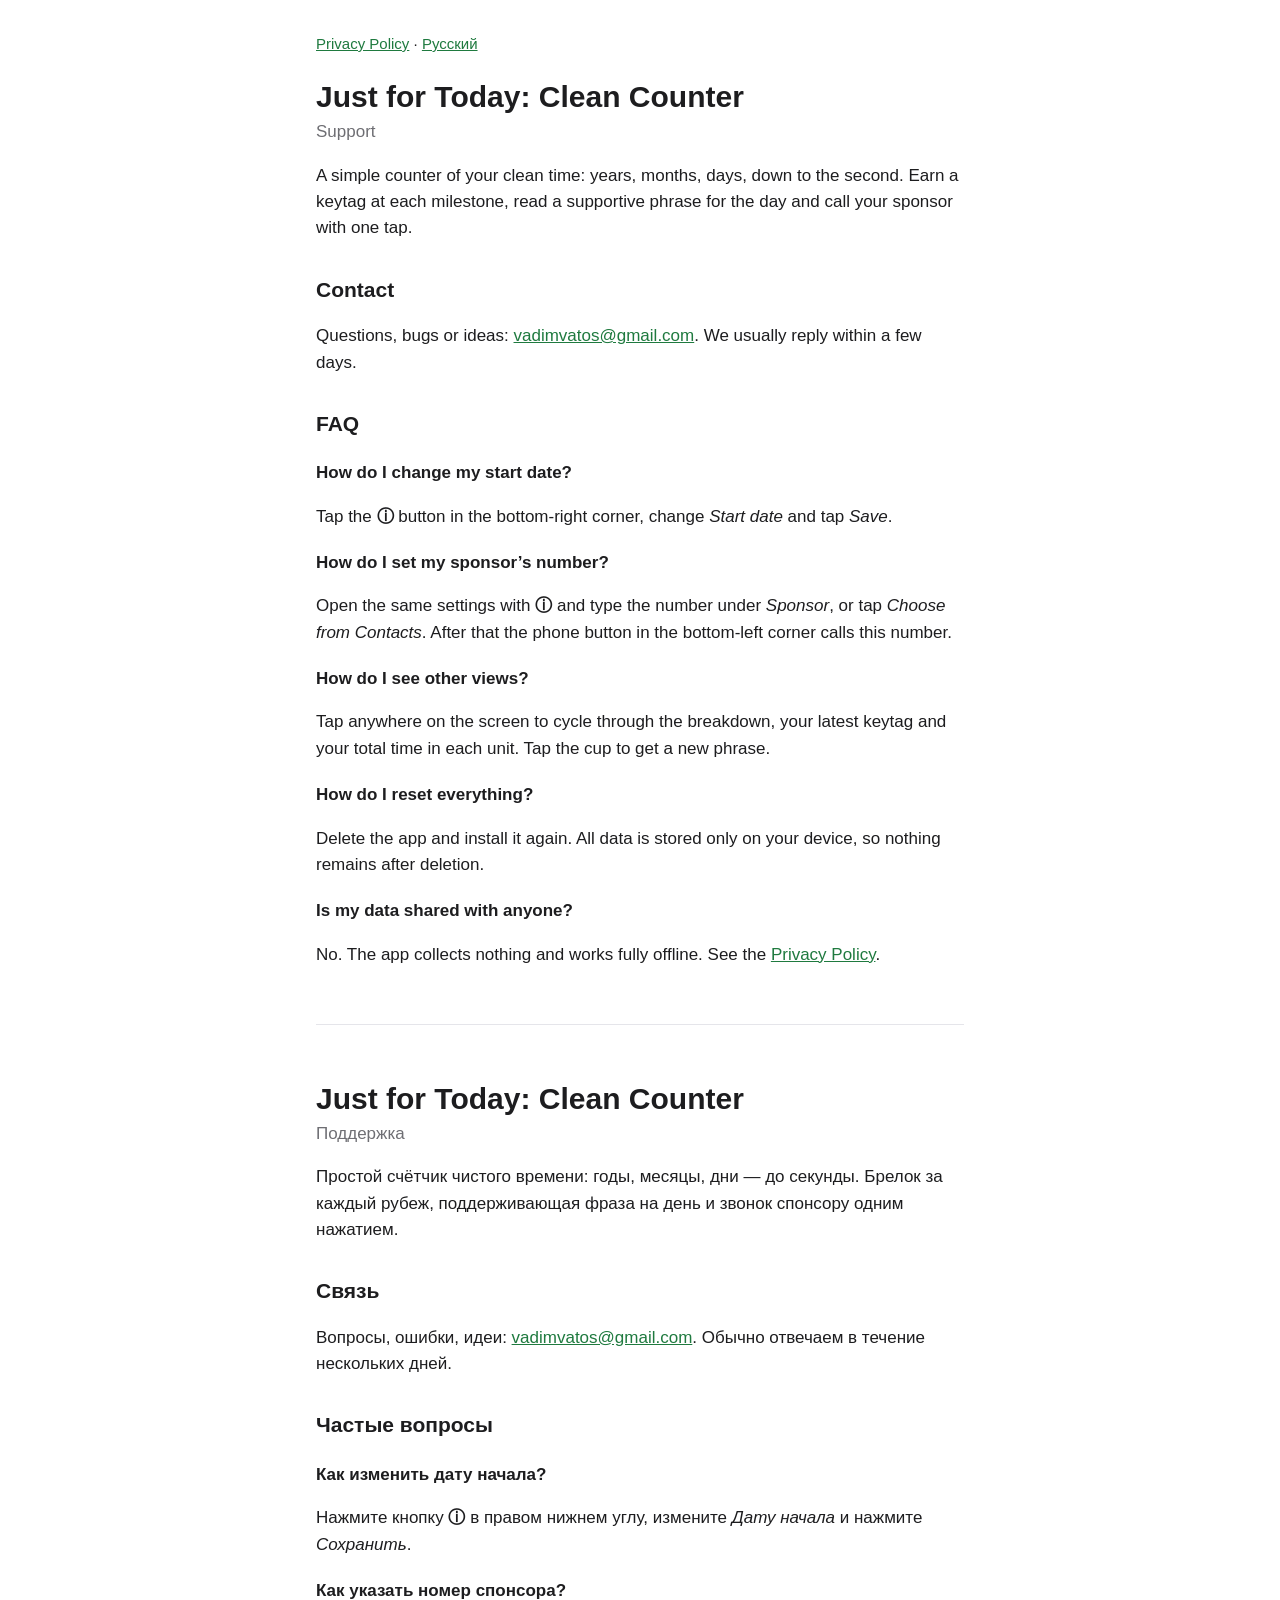
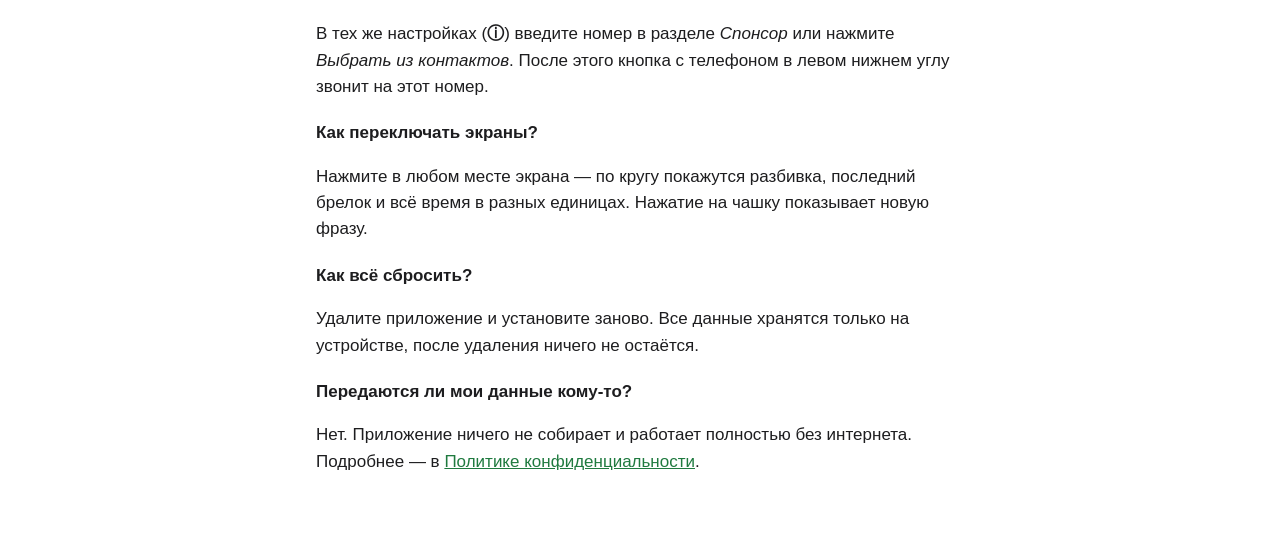
<file: index.html>
<!doctype html>
<html lang="en">
<head>
<meta charset="utf-8">
<meta name="viewport" content="width=device-width, initial-scale=1">
<title>Support — Just for Today</title>
<link rel="stylesheet" href="style.css">
</head>
<body>
<main>
<nav><a href="privacy.html">Privacy Policy</a> · <a href="#ru">Русский</a></nav>

<h1>Just for Today: Clean Counter</h1>
<p class="meta">Support</p>

<p>A simple counter of your clean time: years, months, days, down to the second. Earn a keytag at each milestone, read a supportive phrase for the day and call your sponsor with one tap.</p>

<h2>Contact</h2>
<p>Questions, bugs or ideas: <a href="mailto:vadimvatos@gmail.com">vadimvatos@gmail.com</a>. We usually reply within a few days.</p>

<h2>FAQ</h2>
<h3>How do I change my start date?</h3>
<p>Tap the <strong>ⓘ</strong> button in the bottom-right corner, change <em>Start date</em> and tap <em>Save</em>.</p>
<h3>How do I set my sponsor’s number?</h3>
<p>Open the same settings with <strong>ⓘ</strong> and type the number under <em>Sponsor</em>, or tap <em>Choose from Contacts</em>. After that the phone button in the bottom-left corner calls this number.</p>
<h3>How do I see other views?</h3>
<p>Tap anywhere on the screen to cycle through the breakdown, your latest keytag and your total time in each unit. Tap the cup to get a new phrase.</p>
<h3>How do I reset everything?</h3>
<p>Delete the app and install it again. All data is stored only on your device, so nothing remains after deletion.</p>
<h3>Is my data shared with anyone?</h3>
<p>No. The app collects nothing and works fully offline. See the <a href="privacy.html">Privacy Policy</a>.</p>

<hr>

<h1 id="ru">Just for Today: Clean Counter</h1>
<p class="meta">Поддержка</p>

<p>Простой счётчик чистого времени: годы, месяцы, дни — до секунды. Брелок за каждый рубеж, поддерживающая фраза на день и звонок спонсору одним нажатием.</p>

<h2>Связь</h2>
<p>Вопросы, ошибки, идеи: <a href="mailto:vadimvatos@gmail.com">vadimvatos@gmail.com</a>. Обычно отвечаем в течение нескольких дней.</p>

<h2>Частые вопросы</h2>
<h3>Как изменить дату начала?</h3>
<p>Нажмите кнопку <strong>ⓘ</strong> в правом нижнем углу, измените <em>Дату начала</em> и нажмите <em>Сохранить</em>.</p>
<h3>Как указать номер спонсора?</h3>
<p>В тех же настройках (<strong>ⓘ</strong>) введите номер в разделе <em>Спонсор</em> или нажмите <em>Выбрать из контактов</em>. После этого кнопка с телефоном в левом нижнем углу звонит на этот номер.</p>
<h3>Как переключать экраны?</h3>
<p>Нажмите в любом месте экрана — по кругу покажутся разбивка, последний брелок и всё время в разных единицах. Нажатие на чашку показывает новую фразу.</p>
<h3>Как всё сбросить?</h3>
<p>Удалите приложение и установите заново. Все данные хранятся только на устройстве, после удаления ничего не остаётся.</p>
<h3>Передаются ли мои данные кому-то?</h3>
<p>Нет. Приложение ничего не собирает и работает полностью без интернета. Подробнее — в <a href="privacy.html">Политике конфиденциальности</a>.</p>
</main>
</body>
</html>
</file>
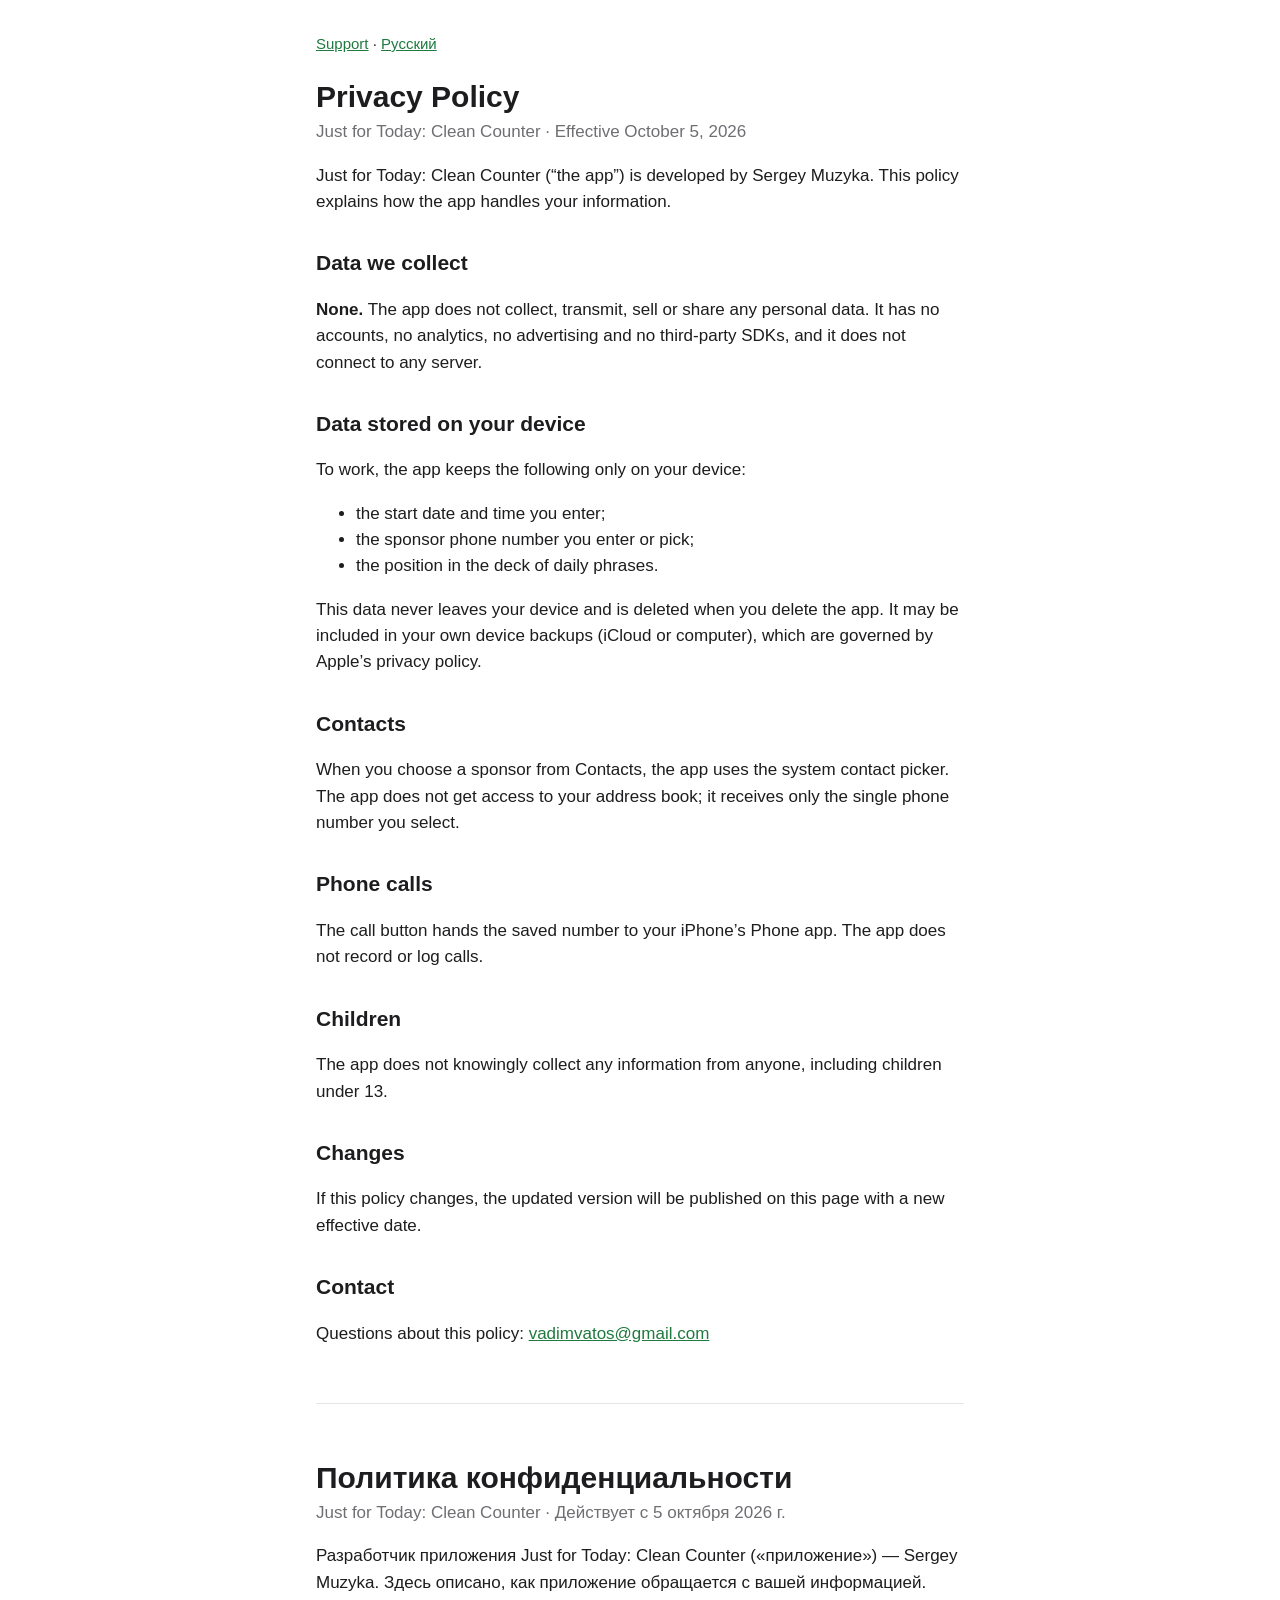
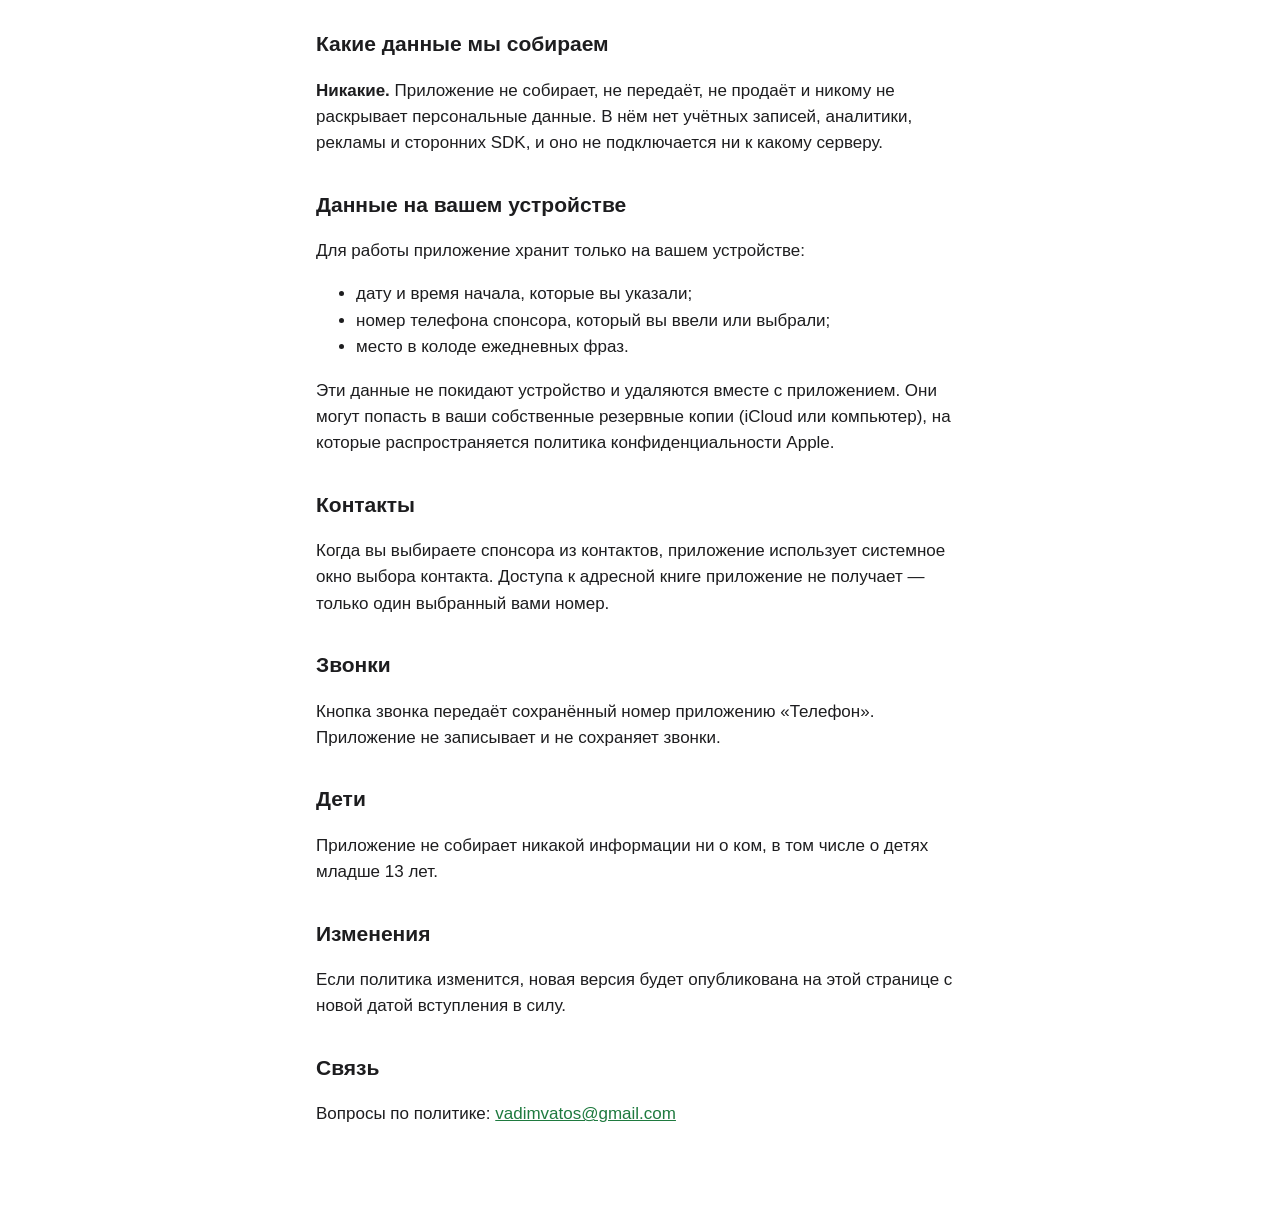
<file: privacy.html>
<!doctype html>
<html lang="en">
<head>
<meta charset="utf-8">
<meta name="viewport" content="width=device-width, initial-scale=1">
<title>Privacy Policy — Just for Today</title>
<link rel="stylesheet" href="style.css">
</head>
<body>
<main>
<nav><a href="./">Support</a> · <a href="#ru">Русский</a></nav>

<h1>Privacy Policy</h1>
<p class="meta">Just for Today: Clean Counter · Effective October 5, 2026</p>

<p>Just for Today: Clean Counter (“the app”) is developed by Sergey Muzyka. This policy explains how the app handles your information.</p>

<h2>Data we collect</h2>
<p><strong>None.</strong> The app does not collect, transmit, sell or share any personal data. It has no accounts, no analytics, no advertising and no third-party SDKs, and it does not connect to any server.</p>

<h2>Data stored on your device</h2>
<p>To work, the app keeps the following only on your device:</p>
<ul>
<li>the start date and time you enter;</li>
<li>the sponsor phone number you enter or pick;</li>
<li>the position in the deck of daily phrases.</li>
</ul>
<p>This data never leaves your device and is deleted when you delete the app. It may be included in your own device backups (iCloud or computer), which are governed by Apple’s privacy policy.</p>

<h2>Contacts</h2>
<p>When you choose a sponsor from Contacts, the app uses the system contact picker. The app does not get access to your address book; it receives only the single phone number you select.</p>

<h2>Phone calls</h2>
<p>The call button hands the saved number to your iPhone’s Phone app. The app does not record or log calls.</p>

<h2>Children</h2>
<p>The app does not knowingly collect any information from anyone, including children under 13.</p>

<h2>Changes</h2>
<p>If this policy changes, the updated version will be published on this page with a new effective date.</p>

<h2>Contact</h2>
<p>Questions about this policy: <a href="mailto:vadimvatos@gmail.com">vadimvatos@gmail.com</a></p>

<hr>

<h1 id="ru">Политика конфиденциальности</h1>
<p class="meta">Just for Today: Clean Counter · Действует с 5 октября 2026 г.</p>

<p>Разработчик приложения Just for Today: Clean Counter («приложение») — Sergey Muzyka. Здесь описано, как приложение обращается с вашей информацией.</p>

<h2>Какие данные мы собираем</h2>
<p><strong>Никакие.</strong> Приложение не собирает, не передаёт, не продаёт и никому не раскрывает персональные данные. В нём нет учётных записей, аналитики, рекламы и сторонних SDK, и оно не подключается ни к какому серверу.</p>

<h2>Данные на вашем устройстве</h2>
<p>Для работы приложение хранит только на вашем устройстве:</p>
<ul>
<li>дату и время начала, которые вы указали;</li>
<li>номер телефона спонсора, который вы ввели или выбрали;</li>
<li>место в колоде ежедневных фраз.</li>
</ul>
<p>Эти данные не покидают устройство и удаляются вместе с приложением. Они могут попасть в ваши собственные резервные копии (iCloud или компьютер), на которые распространяется политика конфиденциальности Apple.</p>

<h2>Контакты</h2>
<p>Когда вы выбираете спонсора из контактов, приложение использует системное окно выбора контакта. Доступа к адресной книге приложение не получает — только один выбранный вами номер.</p>

<h2>Звонки</h2>
<p>Кнопка звонка передаёт сохранённый номер приложению «Телефон». Приложение не записывает и не сохраняет звонки.</p>

<h2>Дети</h2>
<p>Приложение не собирает никакой информации ни о ком, в том числе о детях младше 13 лет.</p>

<h2>Изменения</h2>
<p>Если политика изменится, новая версия будет опубликована на этой странице с новой датой вступления в силу.</p>

<h2>Связь</h2>
<p>Вопросы по политике: <a href="mailto:vadimvatos@gmail.com">vadimvatos@gmail.com</a></p>
</main>
</body>
</html>
</file>
<file: style.css>
:root { --bg: #ffffff; --fg: #1d1d1f; --muted: #6e6e73; --link: #1f7a3f; --rule: #e5e5ea; }
@media (prefers-color-scheme: dark) {
:root { --bg: #111112; --fg: #f2f2f7; --muted: #a1a1a6; --link: #6fd08f; --rule: #2c2c2e; }
}
* { box-sizing: border-box; }
body { margin: 0; background: var(--bg); color: var(--fg);
font: 17px/1.55 -apple-system, BlinkMacSystemFont, "Segoe UI", Roboto, sans-serif; }
main { max-width: 680px; margin: 0 auto; padding: 32px 16px 64px; }
nav { font-size: 15px; margin-bottom: 24px; }
a { color: var(--link); }
h1 { font-size: 30px; line-height: 1.2; margin: 0 0 4px; }
h2 { font-size: 21px; margin: 32px 0 8px; }
h3 { font-size: 17px; margin: 20px 0 4px; }
.meta { color: var(--muted); margin-top: 0; }
hr { border: 0; border-top: 1px solid var(--rule); margin: 56px 0; }
</file>
